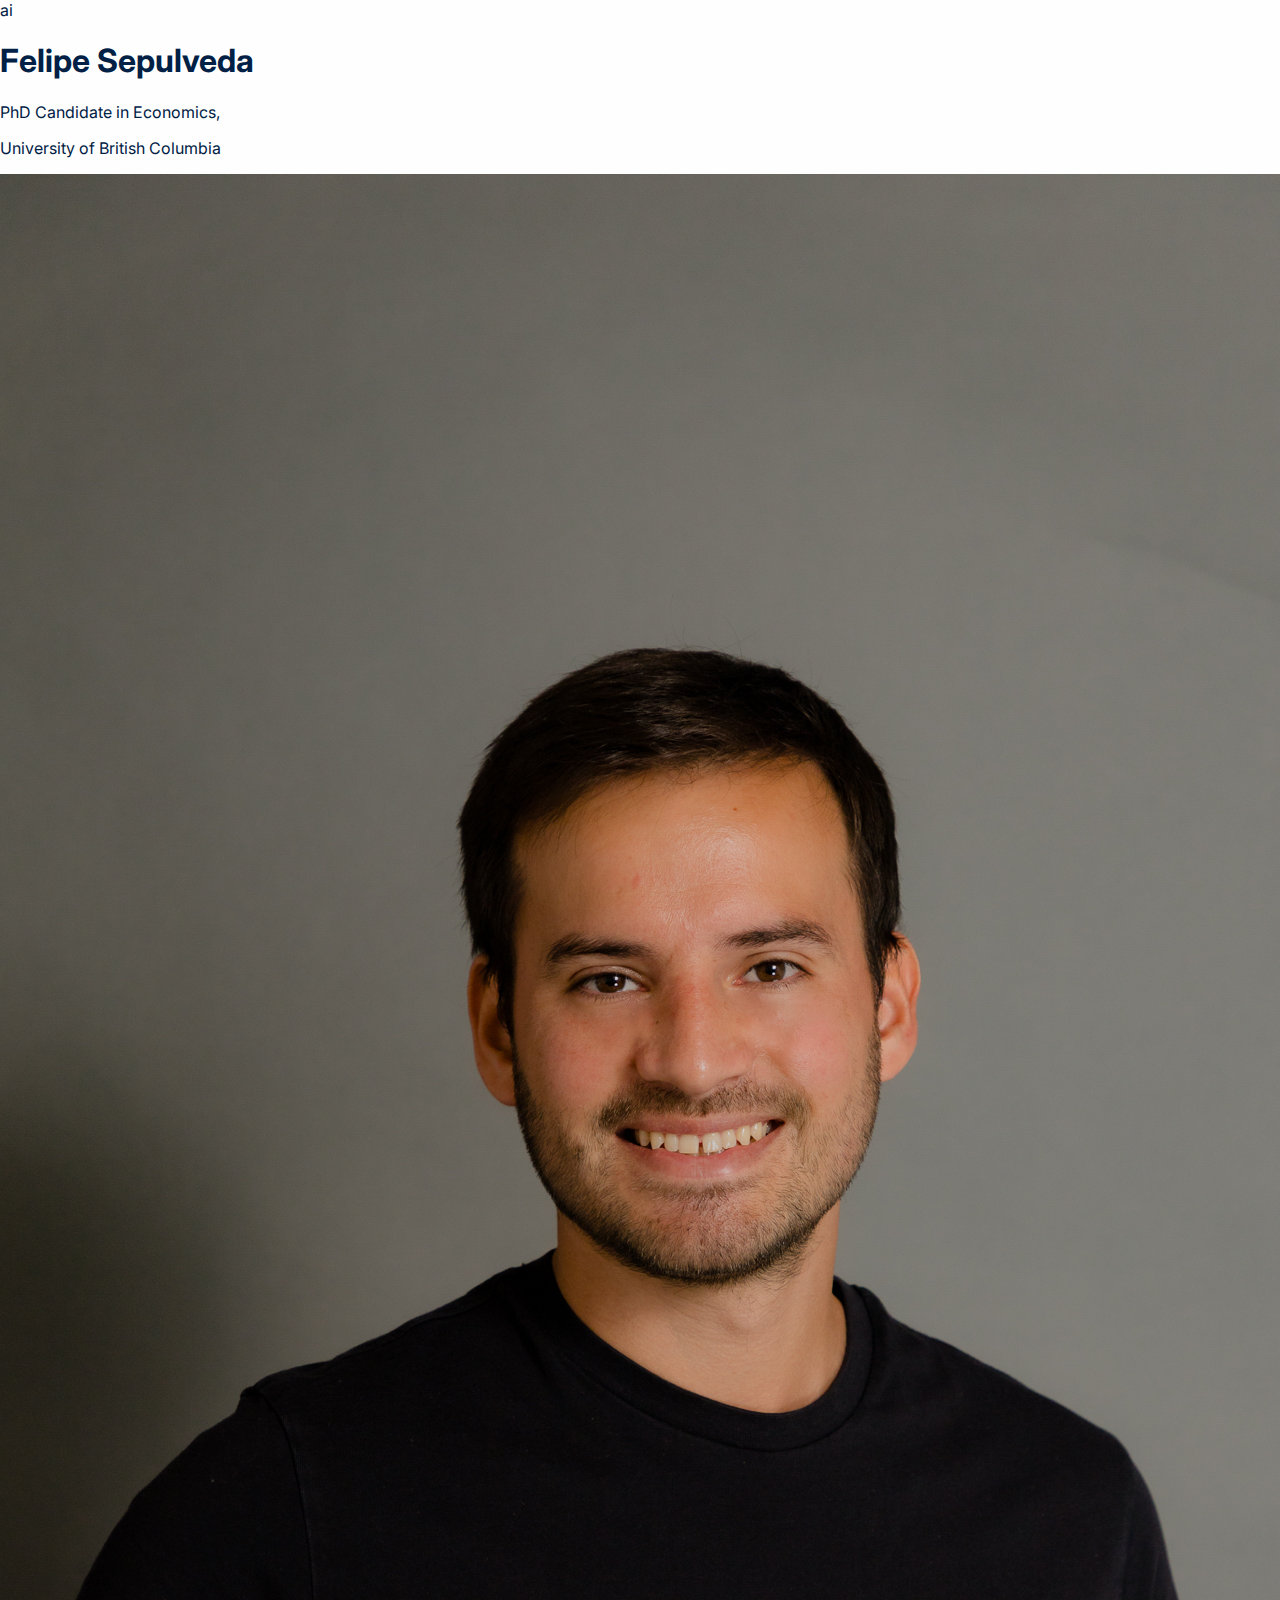
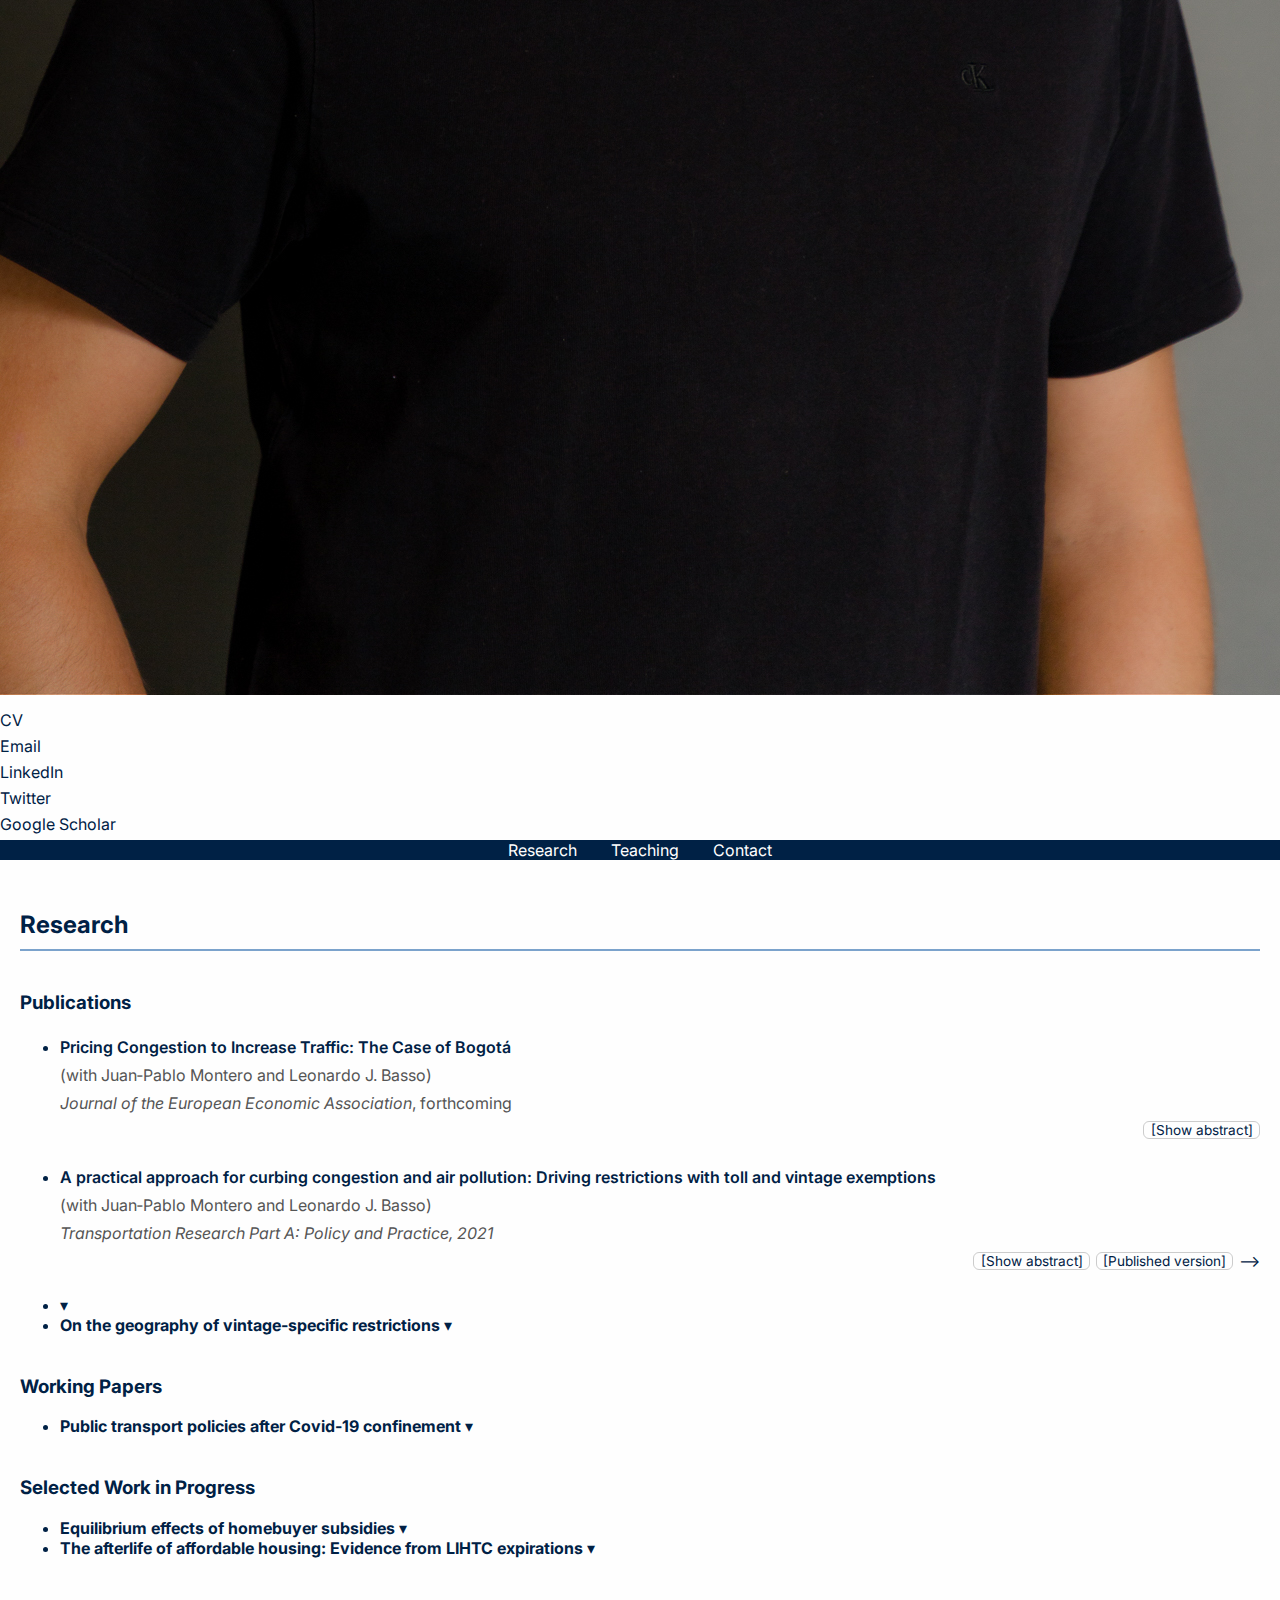
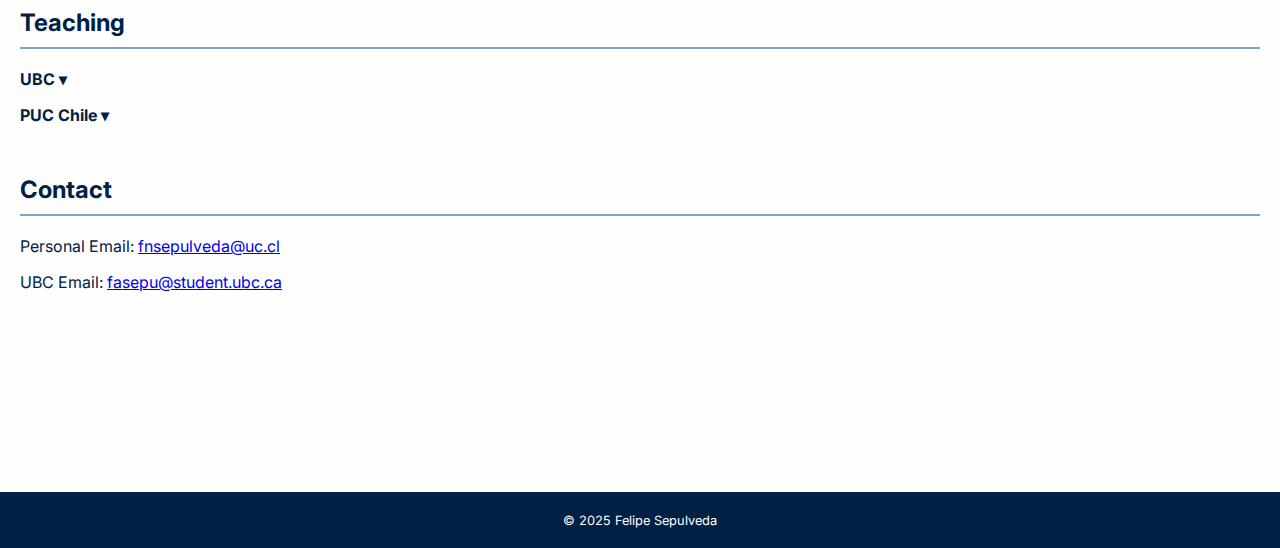
<file: index.html>
ai<!DOCTYPE html>
<html lang="en">
<head>
    <meta charset="UTF-8">
    <meta name="viewport" content="width=device-width, initial-scale=1.0">
    <title>Felipe Sepulveda</title>
    <link rel="icon" href="favicon.ico" type="image/x-icon">
    <link rel="stylesheet" href="style.css">
    
    <!-- Google Analytics -->
    <script async src="https://www.googletagmanager.com/gtag/js?id=G-HBXYMSEGRE"></script>
    <script>
        window.dataLayer = window.dataLayer || [];
        function gtag(){dataLayer.push(arguments);}
        gtag('js', new Date());
        gtag('config', 'G-HBXYMSEGRE');
    </script>
    <!-- End Google Analytics -->
</head>
<body>
    <div class="main-container">
        <!-- Sidebar with Name, Picture, Contact Info -->
        <aside class="sidebar">
            <h1>Felipe Sepulveda</h1>
            <p>PhD Candidate in Economics,</p>
            <p>University of British Columbia</p>
            <img src="picture1.jpg" alt="Felipe Sepulveda">
            <div class="contact-info">
                <p><a href="CV_English_08_2025.pdf" target="_blank">CV</a></p>
                <p><a href="mailto:fnsepulveda@uc.cl">Email</a></p>
                <p><a href="https://www.linkedin.com/in/felipe-sepúlveda-210b7049/" target="_blank">LinkedIn</a></p>
                <p><a href="https://x.com/Fnsepulveda" target="_blank">Twitter</a></p>
                <p><a href="https://scholar.google.com/citations?user=SpMJi10AAAAJ&hl=es" target="_blank">Google Scholar</a></p>
            </div>
        </aside>

        <!-- Main Content Area -->
        <main class="content">
            <nav>
                <ul>
                    <li><a href="#research">Research</a></li>
                    <li><a href="#teaching">Teaching</a></li>
                    <li><a href="#contact">Contact</a></li>
                </ul>
            </nav>
            

            <!-- Research Section -->
<section id="research">
    <h2>Research</h2>

    <!-- Published Papers -->
    <h3 id="published-papers">Publications</h3>
    <ul class="papers">

  <li class="paper">
    <details>
      <summary>
        <span class="title">Pricing Congestion to Increase Traffic: The Case of Bogotá</span>
        <span class="meta">(with Juan‑Pablo Montero and Leonardo J. Basso)</span>
        <span class="meta"><em>Journal of the European Economic Association</em>, forthcoming</span>

        <span class="right">
          <span class="badge toggle">
            <span class="show">[Show abstract]</span>
            <span class="hide">[Hide abstract]</span>
          </span>
          <!-- Optional extras -->
          <!-- <a class="badge" href="path/to/draft.pdf">[Draft]</a> -->
          <!--<a class="badge" href="path/to/code.zip">[Rep Codes]</a>-->
        </span>
      </summary>

      <div class="abstract">
            <p>In September of 2020, the city of Bogot´a introduced a significant market-based reform
to its odd-even driving restriction, better known as Pico y Placa. Drivers now have the
option to pay a daily fee to be exempted from the restriction. Despite the increase in traffic,
we find substantial efficiency gains from the reform. An important fraction of these gains—
around 40%—comes from simply abolishing the restriction (i.e., setting the daily fee equal
to zero); the rest from setting a strictly positive fee. Interestingly, and after accounting
for the increase in remote work relative to its pre-covid level, our model suggests that the
existing exemption fee is nearly optimal. We also discuss distributional and air-quality
impacts of the reform. Letting the exemption fee to vary with the vehicle’s value provides
limited distributional alleviation, not nearly as much as using the fee collection to reduce
public-transport fares. On the other hand, letting the daily fee to vary with the vehicle’s
emission rate provides some pollution containment, but not enough to offset the increase in
emissions from the reform.</p>
            
        </div>
    </details>
  </li>


<li class="paper">
    <details>
      <summary>
        <span class="title">A practical approach for curbing congestion and air pollution: Driving restrictions with toll and vintage exemptions</span>
        <span class="meta">(with Juan‑Pablo Montero and Leonardo J. Basso)</span>
        <span class="meta"><em>Transportation Research Part A: Policy and Practice, 2021</em></span>

        <span class="right">
          <span class="badge toggle">
            <span class="show">[Show abstract]</span>
            <span class="hide">[Hide abstract]</span>
          </span>
          <!-- Optional extras -->
          <a class="badge" href="https://www.sciencedirect.com/science/article/abs/pii/S0965856421000380">[Published version]</a> -->
          <!--<a class="badge" href="path/to/code.zip">[Rep Codes]</a>-->
        </span>
      </summary>

      <div class="abstract">
            <p>Congestion and local air pollution continue to be a serious problem in many cities around the world, partly because of an increasing and ageing car fleet. Unfortunately, the use of pricing schemes for handling these externalities, such as congestion and pollution charges, still face much resistance. To cope with it, Carlos F. Daganzo advanced an ingenious hybrid scheme that supposedly leaves everybody better off: driving restrictions with toll exemptions. We extend Daganzo’s idea to include vintage exemptions in an effort to also control for the pollution externality. We then test for its Pareto-improving property using Santiago as a case study. We find the latter not to hold in that low-income drivers are strictly worse off: the gain from faster car travel in days of no restriction is not enough to compensate the loss from switching to public transport in days of restriction. To make all individuals better off, the entire toll collection ought to be recycled back into the public transport system, lowering its fares and improving its quality. If so, the most ambitious hybrid restriction format —a 5-day-a-week restriction with vintage thresholds during fall and winter— reports per-year net benefits of around 1.2 billion dollars (or 0.5% of the country’s GDP), 58% of which comes from lighter traffic and the remaining 42% from cleaner air.</p>
            
        </div>
    </details>
  </li>
        <li class="paper-title" onclick="togglePaperDetails('paper2')">
            <strong></strong> <span class="arrow">&#9662;</span>
        </li>
        <div id="paper2" class="paper-details">
            <p>Co-authors: Luis J. Basso, Juan-Pablo Montero, Felipe Sepúlveda</p>
            <p><em>Transportation Research Part A: Policy and Practice</em>, Vol. 148, 2021, pp. 330–352.</p>
            <a href="https://doi.org/10.1016/j.tra.2021.04.011" target="_blank">View Article</a>
        </div>

        <li class="paper-title" onclick="togglePaperDetails('paper3')">
            <strong>On the geography of vintage-specific restrictions</strong> <span class="arrow">&#9662;</span>
        </li>
        <div id="paper3" class="paper-details">
            <p>Co-authors: Claudio Fardella, Nano Barahona, Juan-Pablo Montero, Felipe Sepúlveda</p>
            <p><em>Resource and Energy Economics</em>, Vol. 75, 2021, Article 101405.</p>
            <a href="https://doi.org/10.1016/j.reseneeco.2023.101405" target="_blank">View Article</a>
        </div>
    </ul>

    <!-- Working Papers -->
    <div style="margin-top: 40px;"></div>
    <h3 id="working-papers">Working Papers</h3>
    <ul>
        <li class="paper-title" onclick="togglePaperDetails('wp1')">
            <strong>Public transport policies after Covid-19 confinement</strong> <span class="arrow">&#9662;</span>
        </li>
        <div id="wp1" class="paper-details">
            <p>Co-authors: Luis J. Basso, Felipe Sepúlveda, Hugo E. Silva</p>
            <p>Available at SSRN.</p>
            <a href="https://papers.ssrn.com/sol3/papers.cfm?abstract_id=3693098" target="_blank">View on SSRN</a>
        </div>
    </ul>

    <!-- Work in Progress -->
    <div style="margin-top: 40px;"></div>
    <h3 id="work-in-progress">Selected Work in Progress</h3>
    <ul>
        <li class="paper-title" onclick="togglePaperDetails('wp2')">
            <strong>Equilibrium effects of homebuyer subsidies</strong> <span class="arrow">&#9662;</span>
        </li>
        <div id="wp2" class="paper-details">
            <p>In progress. Draft available upon request.</p>
        </div>

        <li class="paper-title" onclick="togglePaperDetails('wp3')">
            <strong>The afterlife of affordable housing: Evidence from LIHTC expirations</strong> <span class="arrow">&#9662;</span>
        </li>
        <div id="wp3" class="paper-details">
            <p>In progress. Draft available upon request.</p>
        </div>
    </ul>
</section>
    

            <!-- Teaching Section -->
<section id="teaching">
    <h2>Teaching</h2>

    <!-- UBC Section -->
    <h3 class="section-title" onclick="toggleSection('ucberkeley')">UBC <span class="arrow">&#9662;</span></h3>
    <div id="ucberkeley" class="section-details" style="padding-left: 30px;">
        <h4 class="subsection-title" id="ucberkeley-undergrad" style="display:none; pointer-events: none; cursor: default; color: inherit;">Undergraduate</h4>
        <div id="ucberkeley-class" class="section-details" style="padding-left: 20px; display:none;">
            <p style="font-size: 1em;">Introduction to Trade (Econ 355) </p>
            <p style="font-size: 1em;">Environmental Economics (Econ 371) </p>
            <p style="font-size: 1em;">Benefit-Cost Analysis and the Economics of Project Evaluation (Econ 370) </p>
        </div>
    </div>

    <!-- PUC Chile Section -->
    <h3 class="section-title" onclick="toggleSection('pucchile')">PUC Chile <span class="arrow">&#9662;</span></h3>
    <div id="pucchile" class="section-details" style="padding-left: 30px;">

        <!-- Undergraduate Subsection -->
        <h4 class="subsection-title" onclick="toggleSection('undergraduatepuc')">Undergraduate <span class="arrow">&#9662;</span></h4>
        <div id="undergraduatepuc" class="section-details" style="padding-left: 20px;">
            <p style="font-size: 1em;">Introduction to Microeconomics</p>
            <p style="font-size: 1em;">Econometrics</p>
            <p style="font-size: 1em;">Economical Analysis of the Chilean Experience</p>
            <p style="font-size: 1em;">Business Ethics</p>
        </div>
    </div>
</section>


            <!-- Contact Section -->
            <section id="contact">
                <h2>Contact</h2>
                <p>Personal Email: <a href="mailto:fnsepulveda@uc.cl">fnsepulveda@uc.cl</a></p>
                <p>UBC Email: <a href="mailto:fasepu@student.ubc.ca">fasepu@student.ubc.ca</a> </p>
            </section>

            <footer>
                <p>&copy; 2025 Felipe Sepulveda</p>
            </footer>
        </main>
    </div>

    <script>
        function togglePaperDetails(paperId) {
            var selectedPaper = document.getElementById(paperId);
            var selectedTitle = document.querySelector(`[onclick="togglePaperDetails('${paperId}')"]`);
            if (selectedPaper.style.display === "block") {
                selectedPaper.style.display = "none";
                selectedTitle.classList.remove('active');
            } else {
                document.querySelectorAll('.paper-details').forEach(function(paper) {
                    paper.style.display = 'none';
                });
                document.querySelectorAll('.paper-title').forEach(function(title) {
                    title.classList.remove('active');
                });
                selectedPaper.style.display = "block";
                selectedTitle.classList.add('active');
            }
        }

        function toggleSection(sectionId) {
            var selectedSection = document.getElementById(sectionId);
            var selectedTitle = document.querySelector(`[onclick="toggleSection('${sectionId}')"]`);
            if (sectionId === 'ucberkeley') {
                var undergraduateSection = document.getElementById('ucberkeley-undergrad');
                var classSection = document.getElementById('ucberkeley-class');
                if (selectedSection.style.display === "block") {
                    selectedSection.style.display = "none";
                    undergraduateSection.style.display = "none";
                    classSection.style.display = "none";
                    selectedTitle.classList.remove('active');
                } else {
                    document.querySelectorAll('.section-details').forEach(function(section) {
                        section.style.display = 'none';
                    });
                    document.querySelectorAll('.section-title').forEach(function(title) {
                        title.classList.remove('active');
                    });
                    selectedSection.style.display = "block";
                    undergraduateSection.style.display = "block";
                    classSection.style.display = "block";
                    selectedTitle.classList.add('active');
                }
            } else if (selectedSection.style.display === "block") {
                selectedSection.style.display = "none";
                selectedTitle.classList.remove('active');
            } else {
                if (['parttime', 'graduate', 'undergraduatepuc'].includes(sectionId)) {
                    document.querySelectorAll('#pucchile .section-details').forEach(function(section) {
                        section.style.display = 'none';
                    });
                    document.querySelectorAll('.subsection-title').forEach(function(title) {
                        title.classList.remove('active');
                    });
                } else {
                    document.querySelectorAll('.section-details').forEach(function(section) {
                        section.style.display = 'none';
                    });
                    document.querySelectorAll('.section-title').forEach(function(title) {
                        title.classList.remove('active');
                    });
                }
                selectedSection.style.display = "block";
                selectedTitle.classList.add('active');
            }
        }

        window.onload = function() {
            document.querySelectorAll('.section-details').forEach(function(section) {
                section.style.display = 'none';
            });
            document.querySelectorAll('.paper-details').forEach(function(paper) {
                paper.style.display = 'none';
            });
        };
    </script>
</body>
</html>
</file>
<file: style.css>
@import url('https://fonts.googleapis.com/css2?family=Inter:wght@400;600&display=swap'); 

/* -------------------- Theme -------------------- */
:root {
    --ubc-blue: #002145;
    --accent-color: #7ba3cc;   /* soft blue accent, no yellow */
    --bg-light: #fefefe;       /* cream/white background */
    --text-color: #002145;
}

body {
    font-family: 'Inter', sans-serif;
    background-color: var(--bg-light);
    color: var(--text-color);
    margin: 0;
    padding: 0;
}

/* -------------------- Theme -------------------- */
:root {
    --ubc-blue: #002145;
    --accent-color: #7ba3cc;   /* soft blue accent, no yellow */
    --bg-light: #fefefe;       /* cream/white background */
    --text-color: #002145;
}

body {
    font-family: 'Inter', sans-serif;
    background-color: var(--bg-light);
    color: var(--text-color);
    margin: 0;
    padding: 0;
}

/* -------------------- Profile Container -------------------- */
.profile-container {
    display: flex;                /* Use flexbox to position items horizontally */
    align-items: flex-start;      /* Vertically align content to the top */
    gap: 5px;                    /* Reduced gap between profile picture and description */
    padding: 25px;
    margin: 20px auto;            /* Center content and add margin */
    max-width: 1200px;            /* Set a maximum width for the entire content */
    width: 90%;                   /* Set a width of 90% to avoid taking up the entire screen */
}

/* Left part of profile (name, university, contact) */
.profile-left {
    flex: 1;                       /* Left section takes available space */
}

.profile-left h1 {
    font-size: 1.6em;
    margin-bottom: 8px;
    text-align: left;
}

.profile-left p {
    margin: 4px 0;
    font-size: 0.95em;
}

/* Profile Picture Settings */
.profile-left img {
    width: 220px;  /* Profile picture size */
    height: 220px;
    object-fit: cover;
    border-radius: 50%;  /* Circular image */
    display: block;
    margin: 20px 0;
}

/* Right part of profile (description) */
.profile-right {
    flex: 2;                       /* Right section takes more space */
    max-width: 600px;               /* Limit the width of the description */
}

/* Profile Description (Right side) */
.profile-right .description p {
    font-size: 0.95em;
    line-height: 1.6em;
    color: var(--text-color);  /* Ensure the text color is consistent */
}



.contact-info {
    margin-top: 15px; /* space above contact info */
}

.contact-info p {
    margin: 6px 0;
}

.contact-info a {
    text-decoration: none;
    color: var(--ubc-blue);
}

.contact-info a:hover {
    color: var(--accent-color);
}

/* -------------------- Header (legacy block, still supported) -------------------- */
.header-container {
    display: flex;
    align-items: center;
    justify-content: left;
    margin: 50px auto 0 auto;
    width: 80%;
    max-width: 1200px;
    flex-wrap: wrap;
}

/* Description block */
.description {
    max-width: 600px;
    flex-grow: 1;
}

.description p {
    font-size: 1.2em;
    line-height: 1.6em;
}

.description a {
    color: var(--accent-color);
    text-decoration: none;
}

.description a:hover {
    text-decoration: underline;
}

/* -------------------- Navigation -------------------- */
nav ul {
    list-style-type: none;
    padding: 0;
    text-align: center;
    background-color: var(--ubc-blue);
    margin: 0;
}

nav ul li {
    display: inline-block;
    margin: 0 15px;
}

nav ul li a {
    text-decoration: none;
    color: white;
    font-size: 1em;
}

nav ul li a:hover {
    color: var(--accent-color);
}

/* -------------------- Research / Papers -------------------- */
.paper details { 
    padding: 0; /* no inner box padding */
}

.paper summary { 
    cursor: pointer; 
    display: flex; 
    flex-wrap: wrap; 
    gap: .5rem; 
    align-items: baseline; 
    padding: 4px 0; /* light breathing space */
    margin-bottom: 20px;
    border-bottom: none; /* subtle separator instead of box */
}

.paper summary::-webkit-details-marker { 
    display: none; 
}

.paper .title { 
    font-weight: 600; 
    flex-basis: 100%; /* each one spans the whole row */
    display: block; /* forces it onto its own line */
}

.paper .meta { 
    color: #555; 
    flex-basis: 100%;
    display: block; /* forces it onto its own line */
}

.paper .right { 
    margin-left: auto; 
    display: inline-flex; 
    gap: .35rem; 
    align-items: center; 
}

.badge { 
    font-size: .85rem; 
    border: 1px solid #ccc; 
    border-radius: 6px; 
    padding: 0 .4rem; 
    text-decoration: none; 
    color: inherit; 
}

.toggle .hide { 
    display: none; 
}

details[open] .toggle .show { 
    display: none; 
}

details[open] .toggle .hide { 
    display: inline; 
}

.abstract { 
    margin-top: .6rem; 
    color: #333; 
}

/* -------------------- Sections -------------------- */
section {
    margin: 50px 20px;
}

section h2 {
    font-size: 1.5em;
    border-bottom: 2px solid var(--accent-color);
    padding-bottom: 10px;
    margin-bottom: 20px;
    color: var(--text-color);
}

#research h3 {
    margin-top: 40px;
}

/* Abstracts and details */
.paper-details {
    display: none;
    max-width: 800px;
    margin-left: 30px;
    text-align: justify;
}

/* Expandable sections */
h3.active,
h4.active,
.section-title:hover,
.subsection-title:hover {
    color: var(--accent-color);
}

.section-title,
.subsection-title {
    cursor: pointer;
    font-size: 1em;
    color: var(--text-color);
}

.section-details p {
    font-size: 1em;
}

/* -------------------- Footer -------------------- */
#contact {
    margin-bottom: 200px; /* breathing room above fixed footer */
}

footer {
    text-align: center;
    padding: 0.6em;                /* less tall */
    background-color: var(--ubc-blue);
    color: white;
    font-size: 0.8em;
    width: 100%;                   /* span entire page */
    margin-top: 40px;               /* space before footer */
    box-sizing: border-box;
}

/* -------------------- Responsive -------------------- */
@media (max-width: 900px) {
    .content {
        padding: 28px;
    }
}

@media (max-width: 768px) {
    /* Stack sidebar and content vertically on mobile */
    .main-container {
        display: block; /* Stack the columns vertically */
        padding: 20px;
    }

    

    /* Mobile Menu (Positioned at the Top-Right) */
    .mobile-menu {
        position: absolute;
        top: 20px;
        right: 20px;
        z-index: 1000;
    }

    .mobile-menu select {
        width: 150px;
        padding: 10px;
        font-size: 1em;
        background-color: var(--ubc-blue);
        color: white;
        border: none;
        border-radius: 5px;
    }

    /* Stack Profile Section (Name, Degree, Picture, Description) */
    .profile {
        padding: 20px;
        text-align: center;
    }

    .profile h1 {
        font-size: 1.6em;
        margin: 10px 0;
    }

    .profile p {
        font-size: 1.2em;
        color: var(--ubc-blue);
        margin: 10px 0;
    }

    @media (max-width: 768px) {
    .profile-container {
        flex-direction: column;  /* Stack elements vertically */
        align-items: center;     /* Center-align the elements */
        gap: 0;                  /* Remove the gap between image and description */
    }

    .profile-left img {
        margin: 0 0 20px 0;  /* Removed margin-right and added margin-bottom for spacing */
        width: 150px;         /* Smaller image size for mobile */
        height: 150px;        /* Maintain aspect ratio */
    }

    .profile-left h1 {
        font-size: 1.6em;
        margin-top: 10px;  /* Ensure spacing above the name */
    }

    .profile-left p {
        font-size: 1.2em;
        color: var(--ubc-blue);
        margin: 10px 0;
    }

    .profile-right .description p {
        font-size: 1.1em; /* Adjust font size for readability on mobile */
        text-align: left; /* Left-justify the text */
        text-align: center; /* Center text on mobile */
    }
}

    /* Profile Picture (Mobile) */
    .profile-picture img {
        width: 150px;  /* Make sure the image is visible on mobile */
        height: 150px; /* Maintain aspect ratio */
        border-radius: 50%;
        object-fit: cover; /* Ensures image covers the area */
        margin: 20px 0; /* Add spacing around the image */
        display: block;  /* Ensure the image is displayed as a block element */
        margin-left: auto;
        margin-right: auto;  /* Center the image horizontally */
    }

    .description p {
        font-size: 1em;
        line-height: 1.6em;
    }

   /* Display only icons */
    .contact-info a {
        text-decoration: none;
        font-size: 0em;  /* Larger icons */
        color: var(--ubc-blue);
    }

    /* Ensure icons are displayed in a row */
    .contact-info {
        display: flex;
        justify-content: center; /* Center-align the icons horizontally */
        margin-top: 15px;
    }

    /* Footer Social Links */
    .footer-icons {
        display: flex;
        justify-content: space-evenly;
        margin-top: 20px;
    }

    .footer-icons a {
        font-size: 1.5em;  /* Larger icons */
        color: var(--ubc-blue);
        text-decoration: none;
    }

    .footer-icons a:hover {
        color: var(--accent-color);
    }

    /* Hide Sections on Mobile (But Keep Visible on Desktop) */
    #research, #teaching, #contact {
        display: none; /* Hide by default on mobile */
    }

}
</file>
